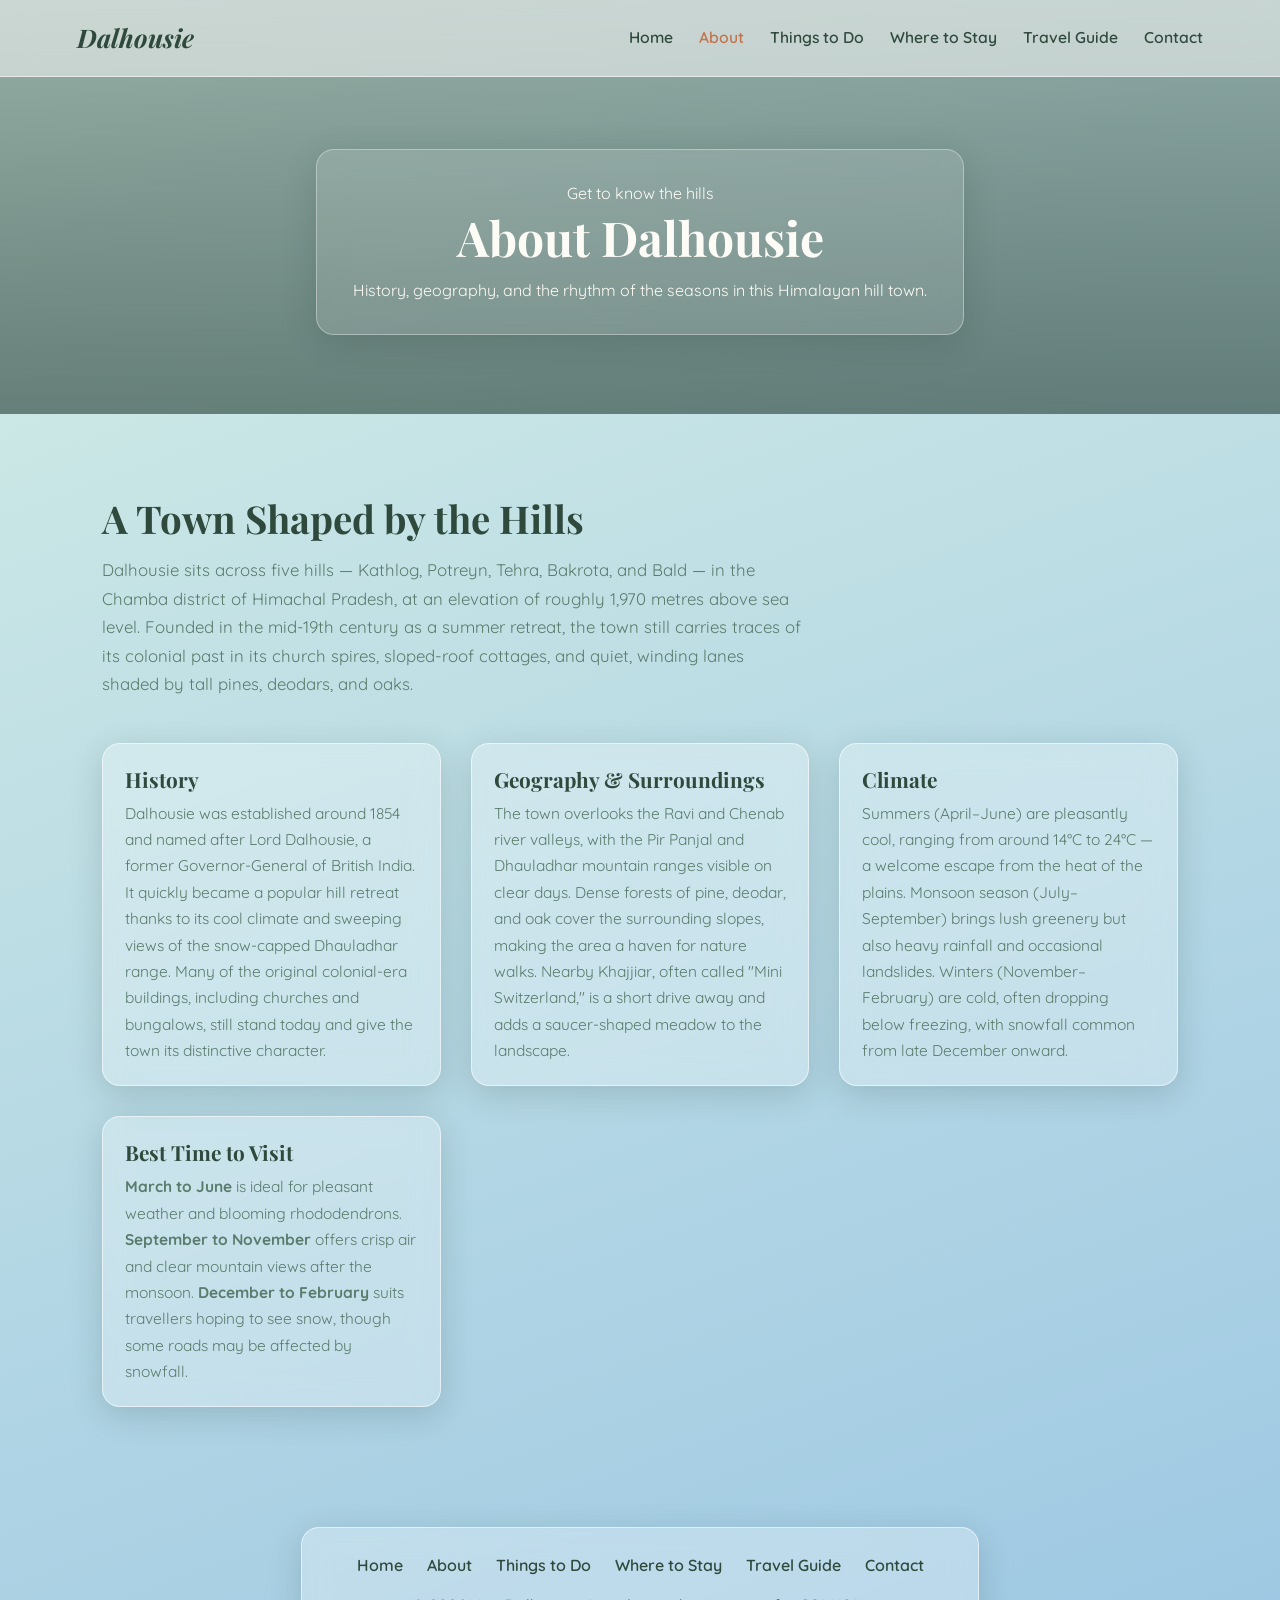
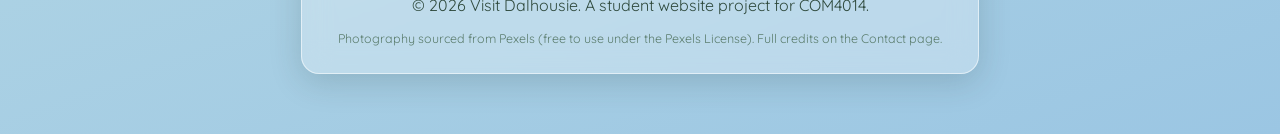
<file: about.html>
<!DOCTYPE html>
<html lang="en">
<head>
  <meta charset="UTF-8">
  <meta name="viewport" content="width=device-width, initial-scale=1.0">
  <title>Dalhousie Tourism | About</title>
  <link rel="stylesheet" href="style.css">
</head>
<body>

  <a href="#main" class="skip-link">Skip to main content</a>

  <header class="navbar">
    <a href="index.html" class="logo">Dalhousie</a>
    <nav>
      <ul class="nav-links">
        <li><a href="index.html">Home</a></li>
        <li><a href="about.html" class="active">About</a></li>
        <li><a href="things-to-do.html">Things to Do</a></li>
        <li><a href="stay.html">Where to Stay</a></li>
        <li><a href="travel.html">Travel Guide</a></li>
        <li><a href="contact.html">Contact</a></li>
      </ul>
    </nav>
  </header>

  <section class="page-header" id="main" style="background-image: url('https://images.pexels.com/photos/1098395/pexels-photo-1098395.jpeg?auto=compress&cs=tinysrgb&w=1920');">
    <div class="page-header-content glass">
      <p class="eyebrow">Get to know the hills</p>
      <h1>About Dalhousie</h1>
      <p>History, geography, and the rhythm of the seasons in this Himalayan hill town.</p>
    </div>
  </section>

  <section class="section">
    <h2>A Town Shaped by the Hills</h2>
    <p class="intro">
      Dalhousie sits across five hills — Kathlog, Potreyn, Tehra, Bakrota, and Bald — in the Chamba district
      of Himachal Pradesh, at an elevation of roughly 1,970 metres above sea level. Founded in the
      mid-19th century as a summer retreat, the town still carries traces of its colonial past in its
      church spires, sloped-roof cottages, and quiet, winding lanes shaded by tall pines, deodars, and oaks.
    </p>

    <div class="card-grid">
      <div class="card glass">
        <div class="card-body">
          <h3>History</h3>
          <p>
            Dalhousie was established around 1854 and named after Lord Dalhousie, a former Governor-General
            of British India. It quickly became a popular hill retreat thanks to its cool climate and
            sweeping views of the snow-capped Dhauladhar range. Many of the original colonial-era buildings,
            including churches and bungalows, still stand today and give the town its distinctive character.
          </p>
        </div>
      </div>

      <div class="card glass">
        <div class="card-body">
          <h3>Geography & Surroundings</h3>
          <p>
            The town overlooks the Ravi and Chenab river valleys, with the Pir Panjal and Dhauladhar mountain
            ranges visible on clear days. Dense forests of pine, deodar, and oak cover the surrounding
            slopes, making the area a haven for nature walks. Nearby Khajjiar, often called "Mini
            Switzerland," is a short drive away and adds a saucer-shaped meadow to the landscape.
          </p>
        </div>
      </div>

      <div class="card glass">
        <div class="card-body">
          <h3>Climate</h3>
          <p>
            Summers (April–June) are pleasantly cool, ranging from around 14°C to 24°C — a welcome escape
            from the heat of the plains. Monsoon season (July–September) brings lush greenery but also
            heavy rainfall and occasional landslides. Winters (November–February) are cold, often dropping
            below freezing, with snowfall common from late December onward.
          </p>
        </div>
      </div>

      <div class="card glass">
        <div class="card-body">
          <h3>Best Time to Visit</h3>
          <p>
            <strong>March to June</strong> is ideal for pleasant weather and blooming rhododendrons.
            <strong>September to November</strong> offers crisp air and clear mountain views after the
            monsoon. <strong>December to February</strong> suits travellers hoping to see snow, though
            some roads may be affected by snowfall.
          </p>
        </div>
      </div>
    </div>
  </section>

  <footer>
    <div class="glass">
      <nav>
        <a href="index.html">Home</a>
        <a href="about.html">About</a>
        <a href="things-to-do.html">Things to Do</a>
        <a href="stay.html">Where to Stay</a>
        <a href="travel.html">Travel Guide</a>
        <a href="contact.html">Contact</a>
      </nav>
      <p>&copy; 2026 Visit Dalhousie. A student website project for COM4014.</p>
      <small>Photography sourced from Pexels (free to use under the Pexels License). Full credits on the Contact page.</small>
    </div>
  </footer>

</body>
</html>
</file>
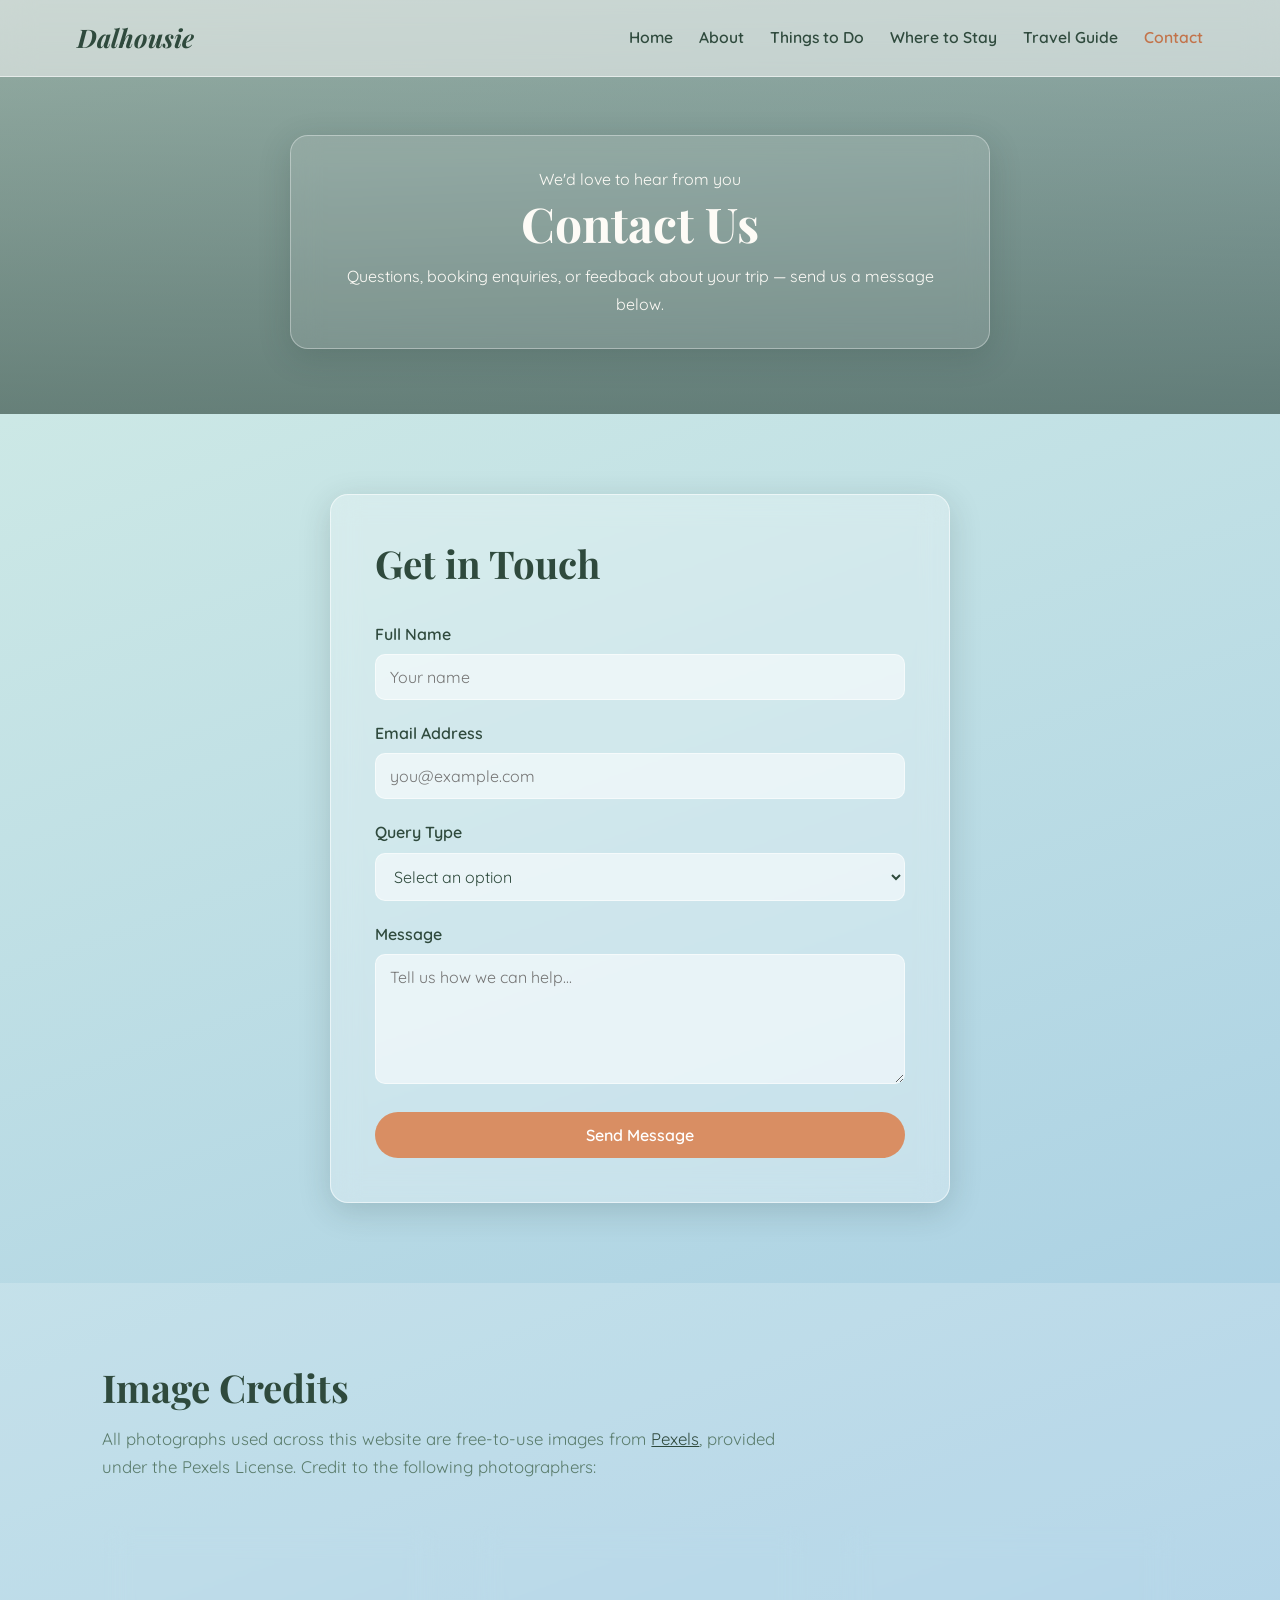
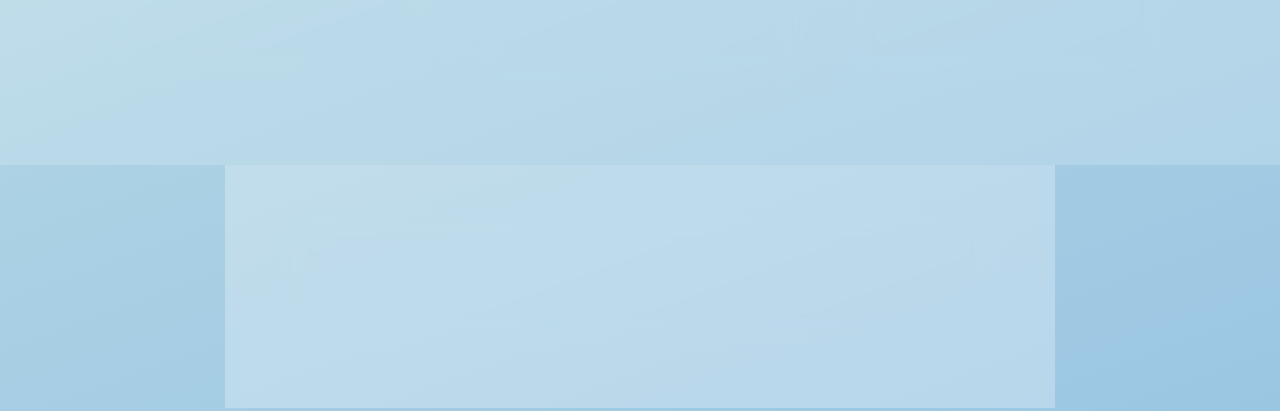
<file: contact.html>
<!DOCTYPE html>
<html lang="en">
<head>
  <meta charset="UTF-8">
  <meta name="viewport" content="width=device-width, initial-scale=1.0">
  <title>Dalhousie Tourism | Contact</title>
  <link rel="stylesheet" href="style.css">
</head>
<body>

  <a href="#main" class="skip-link">Skip to main content</a>

  <header class="navbar">
    <a href="index.html" class="logo">Dalhousie</a>
    <nav>
      <ul class="nav-links">
        <li><a href="index.html">Home</a></li>
        <li><a href="about.html">About</a></li>
        <li><a href="things-to-do.html">Things to Do</a></li>
        <li><a href="stay.html">Where to Stay</a></li>
        <li><a href="travel.html">Travel Guide</a></li>
        <li><a href="contact.html" class="active">Contact</a></li>
      </ul>
    </nav>
  </header>

  <section class="page-header" id="main" style="background-image: url('https://images.pexels.com/photos/6074744/pexels-photo-6074744.jpeg?auto=compress&cs=tinysrgb&w=1920');">
    <div class="page-header-content glass">
      <p class="eyebrow">We'd love to hear from you</p>
      <h1>Contact Us</h1>
      <p>Questions, booking enquiries, or feedback about your trip — send us a message below.</p>
    </div>
  </section>

  <section class="section contact-wrap">
    <form class="contact-form glass" action="#" method="get">
      <h2>Get in Touch</h2>

      <div>
        <label for="name">Full Name</label>
        <input type="text" id="name" name="name" placeholder="Your name" required>
      </div>

      <div>
        <label for="email">Email Address</label>
        <input type="email" id="email" name="email" placeholder="you@example.com" required>
      </div>

      <div>
        <label for="query-type">Query Type</label>
        <select id="query-type" name="query-type" required>
          <option value="" disabled selected>Select an option</option>
          <option value="general">General Enquiry</option>
          <option value="booking">Booking Assistance</option>
          <option value="feedback">Feedback</option>
          <option value="other">Other</option>
        </select>
      </div>

      <div>
        <label for="message">Message</label>
        <textarea id="message" name="message" placeholder="Tell us how we can help..." required></textarea>
      </div>

      <button type="submit" class="btn">Send Message</button>
    </form>
  </section>

  <section class="section section-alt">
    <h2>Image Credits</h2>
    <p class="intro">
      All photographs used across this website are free-to-use images from
      <a href="https://www.pexels.com/license/" target="_blank" rel="noopener">Pexels</a>,
      provided under the Pexels License. Credit to the following photographers:
    </p>
    <div class="card-grid">
      <div class="card glass">
        <div class="card-body">
          <h3>Home & Misty Views</h3>
          <p>
            Photos by Darshak Pandya, Sohailone, Yogendras31, and Iamwanderingkhan via Pexels.
          </p>
        </div>
      </div>
      <div class="card glass">
        <div class="card-body">
          <h3>About & Things to Do</h3>
          <p>
            Photos by Ashish Sharma, Lostintespace, Ishahidsultan, and Animesh Srivastava via Pexels.
          </p>
        </div>
      </div>
      <div class="card glass">
        <div class="card-body">
          <h3>Travel Guide & Contact</h3>
          <p>
            Photos by Jitendera and Anushkasharma via Pexels.
          </p>
        </div>
      </div>
    </div>
  </section>

  <footer>
    <div class="glass">
      <nav>
        <a href="index.html">Home</a>
        <a href="about.html">About</a>
        <a href="things-to-do.html">Things to Do</a>
        <a href="stay.html">Where to Stay</a>
        <a href="travel.html">Travel Guide</a>
        <a href="contact.html">Contact</a>
      </nav>
      <p>&copy; 2026 Visit Dalhousie. A student website project for COM4014.</p>
      <small>This is a coursework project created for educational purposes and is not affiliated with any official tourism board.</small>
    </div>
  </footer>

</body>
</html>
</file>
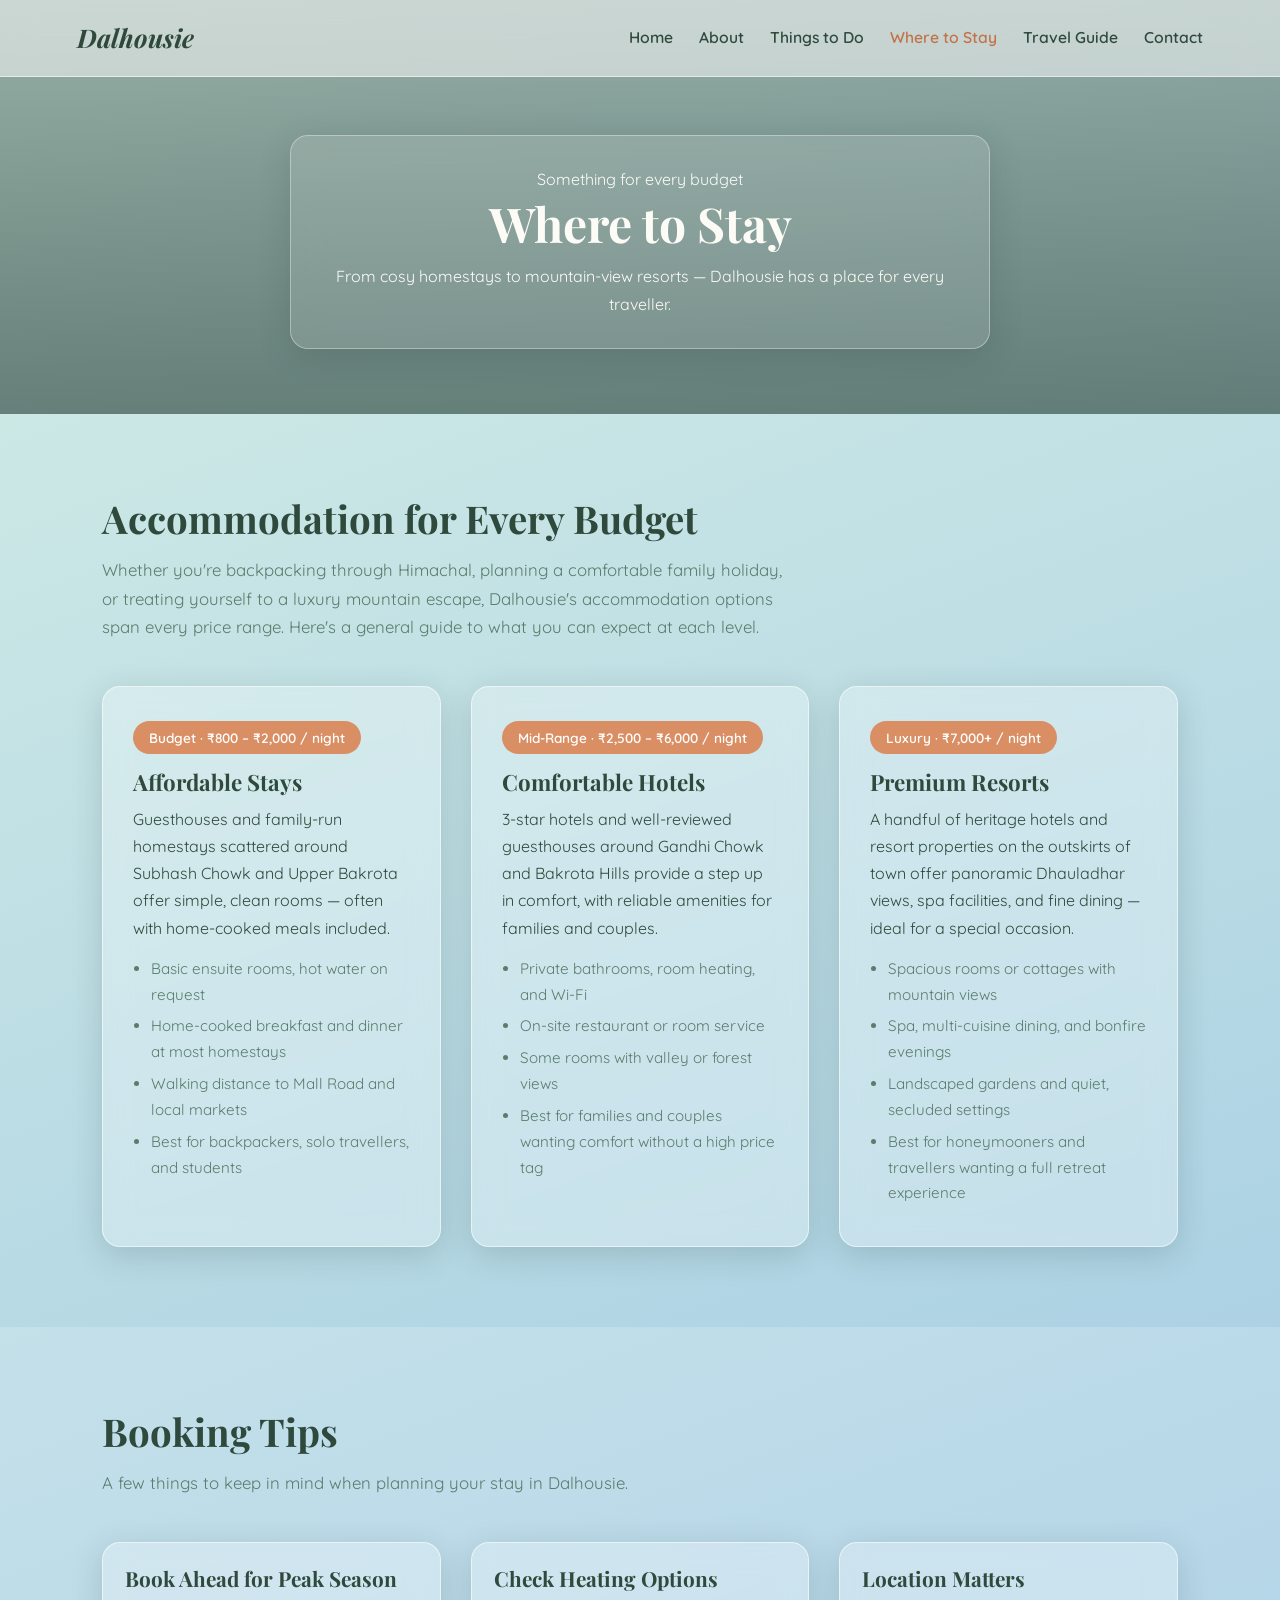
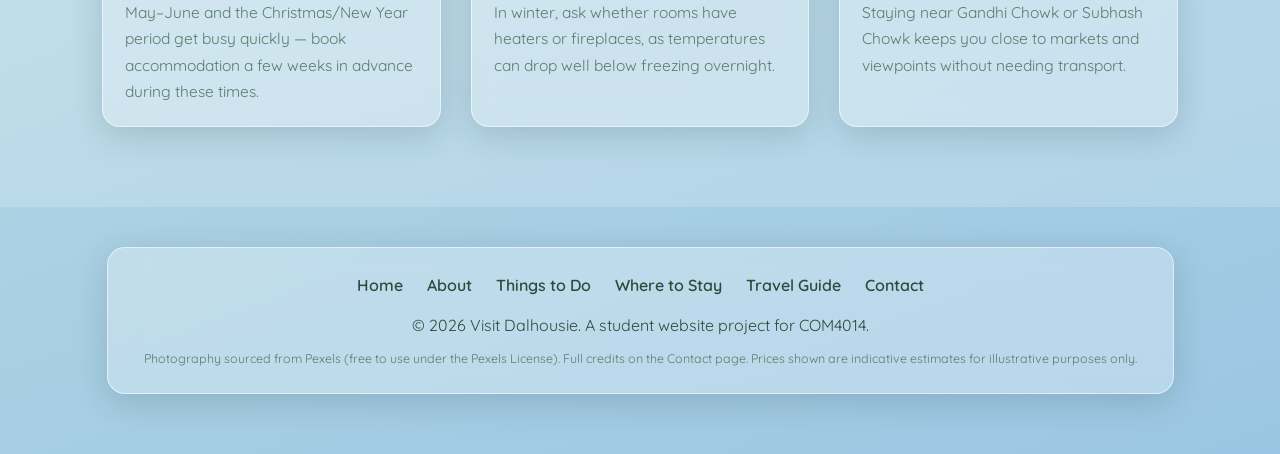
<file: stay.html>
<!DOCTYPE html>
<html lang="en">
<head>
  <meta charset="UTF-8">
  <meta name="viewport" content="width=device-width, initial-scale=1.0">
  <title>Dalhousie Tourism | Where to Stay</title>
  <link rel="stylesheet" href="style.css">
</head>
<body>

  <a href="#main" class="skip-link">Skip to main content</a>

  <header class="navbar">
    <a href="index.html" class="logo">Dalhousie</a>
    <nav>
      <ul class="nav-links">
        <li><a href="index.html">Home</a></li>
        <li><a href="about.html">About</a></li>
        <li><a href="things-to-do.html">Things to Do</a></li>
        <li><a href="stay.html" class="active">Where to Stay</a></li>
        <li><a href="travel.html">Travel Guide</a></li>
        <li><a href="contact.html">Contact</a></li>
      </ul>
    </nav>
  </header>

  <section class="page-header" id="main" style="background-image: url('https://images.pexels.com/photos/14585882/pexels-photo-14585882.jpeg?auto=compress&cs=tinysrgb&w=1920');">
    <div class="page-header-content glass">
      <p class="eyebrow">Something for every budget</p>
      <h1>Where to Stay</h1>
      <p>From cosy homestays to mountain-view resorts — Dalhousie has a place for every traveller.</p>
    </div>
  </section>

  <section class="section">
    <h2>Accommodation for Every Budget</h2>
    <p class="intro">
      Whether you're backpacking through Himachal, planning a comfortable family holiday, or treating
      yourself to a luxury mountain escape, Dalhousie's accommodation options span every price range.
      Here's a general guide to what you can expect at each level.
    </p>

    <div class="tier-grid">
      <div class="tier glass">
        <span class="price-tag">Budget · ₹800 – ₹2,000 / night</span>
        <h3>Affordable Stays</h3>
        <p>
          Guesthouses and family-run homestays scattered around Subhash Chowk and Upper Bakrota offer
          simple, clean rooms — often with home-cooked meals included.
        </p>
        <ul>
          <li>Basic ensuite rooms, hot water on request</li>
          <li>Home-cooked breakfast and dinner at most homestays</li>
          <li>Walking distance to Mall Road and local markets</li>
          <li>Best for backpackers, solo travellers, and students</li>
        </ul>
      </div>

      <div class="tier glass">
        <span class="price-tag">Mid-Range · ₹2,500 – ₹6,000 / night</span>
        <h3>Comfortable Hotels</h3>
        <p>
          3-star hotels and well-reviewed guesthouses around Gandhi Chowk and Bakrota Hills provide a
          step up in comfort, with reliable amenities for families and couples.
        </p>
        <ul>
          <li>Private bathrooms, room heating, and Wi-Fi</li>
          <li>On-site restaurant or room service</li>
          <li>Some rooms with valley or forest views</li>
          <li>Best for families and couples wanting comfort without a high price tag</li>
        </ul>
      </div>

      <div class="tier glass">
        <span class="price-tag">Luxury · ₹7,000+ / night</span>
        <h3>Premium Resorts</h3>
        <p>
          A handful of heritage hotels and resort properties on the outskirts of town offer panoramic
          Dhauladhar views, spa facilities, and fine dining — ideal for a special occasion.
        </p>
        <ul>
          <li>Spacious rooms or cottages with mountain views</li>
          <li>Spa, multi-cuisine dining, and bonfire evenings</li>
          <li>Landscaped gardens and quiet, secluded settings</li>
          <li>Best for honeymooners and travellers wanting a full retreat experience</li>
        </ul>
      </div>
    </div>
  </section>

  <section class="section section-alt">
    <h2>Booking Tips</h2>
    <p class="intro">
      A few things to keep in mind when planning your stay in Dalhousie.
    </p>
    <div class="card-grid">
      <div class="card glass">
        <div class="card-body">
          <h3>Book Ahead for Peak Season</h3>
          <p>May–June and the Christmas/New Year period get busy quickly — book accommodation a few weeks in advance during these times.</p>
        </div>
      </div>
      <div class="card glass">
        <div class="card-body">
          <h3>Check Heating Options</h3>
          <p>In winter, ask whether rooms have heaters or fireplaces, as temperatures can drop well below freezing overnight.</p>
        </div>
      </div>
      <div class="card glass">
        <div class="card-body">
          <h3>Location Matters</h3>
          <p>Staying near Gandhi Chowk or Subhash Chowk keeps you close to markets and viewpoints without needing transport.</p>
        </div>
      </div>
    </div>
  </section>

  <footer>
    <div class="glass">
      <nav>
        <a href="index.html">Home</a>
        <a href="about.html">About</a>
        <a href="things-to-do.html">Things to Do</a>
        <a href="stay.html">Where to Stay</a>
        <a href="travel.html">Travel Guide</a>
        <a href="contact.html">Contact</a>
      </nav>
      <p>&copy; 2026 Visit Dalhousie. A student website project for COM4014.</p>
      <small>Photography sourced from Pexels (free to use under the Pexels License). Full credits on the Contact page. Prices shown are indicative estimates for illustrative purposes only.</small>
    </div>
  </footer>

</body>
</html>
</file>
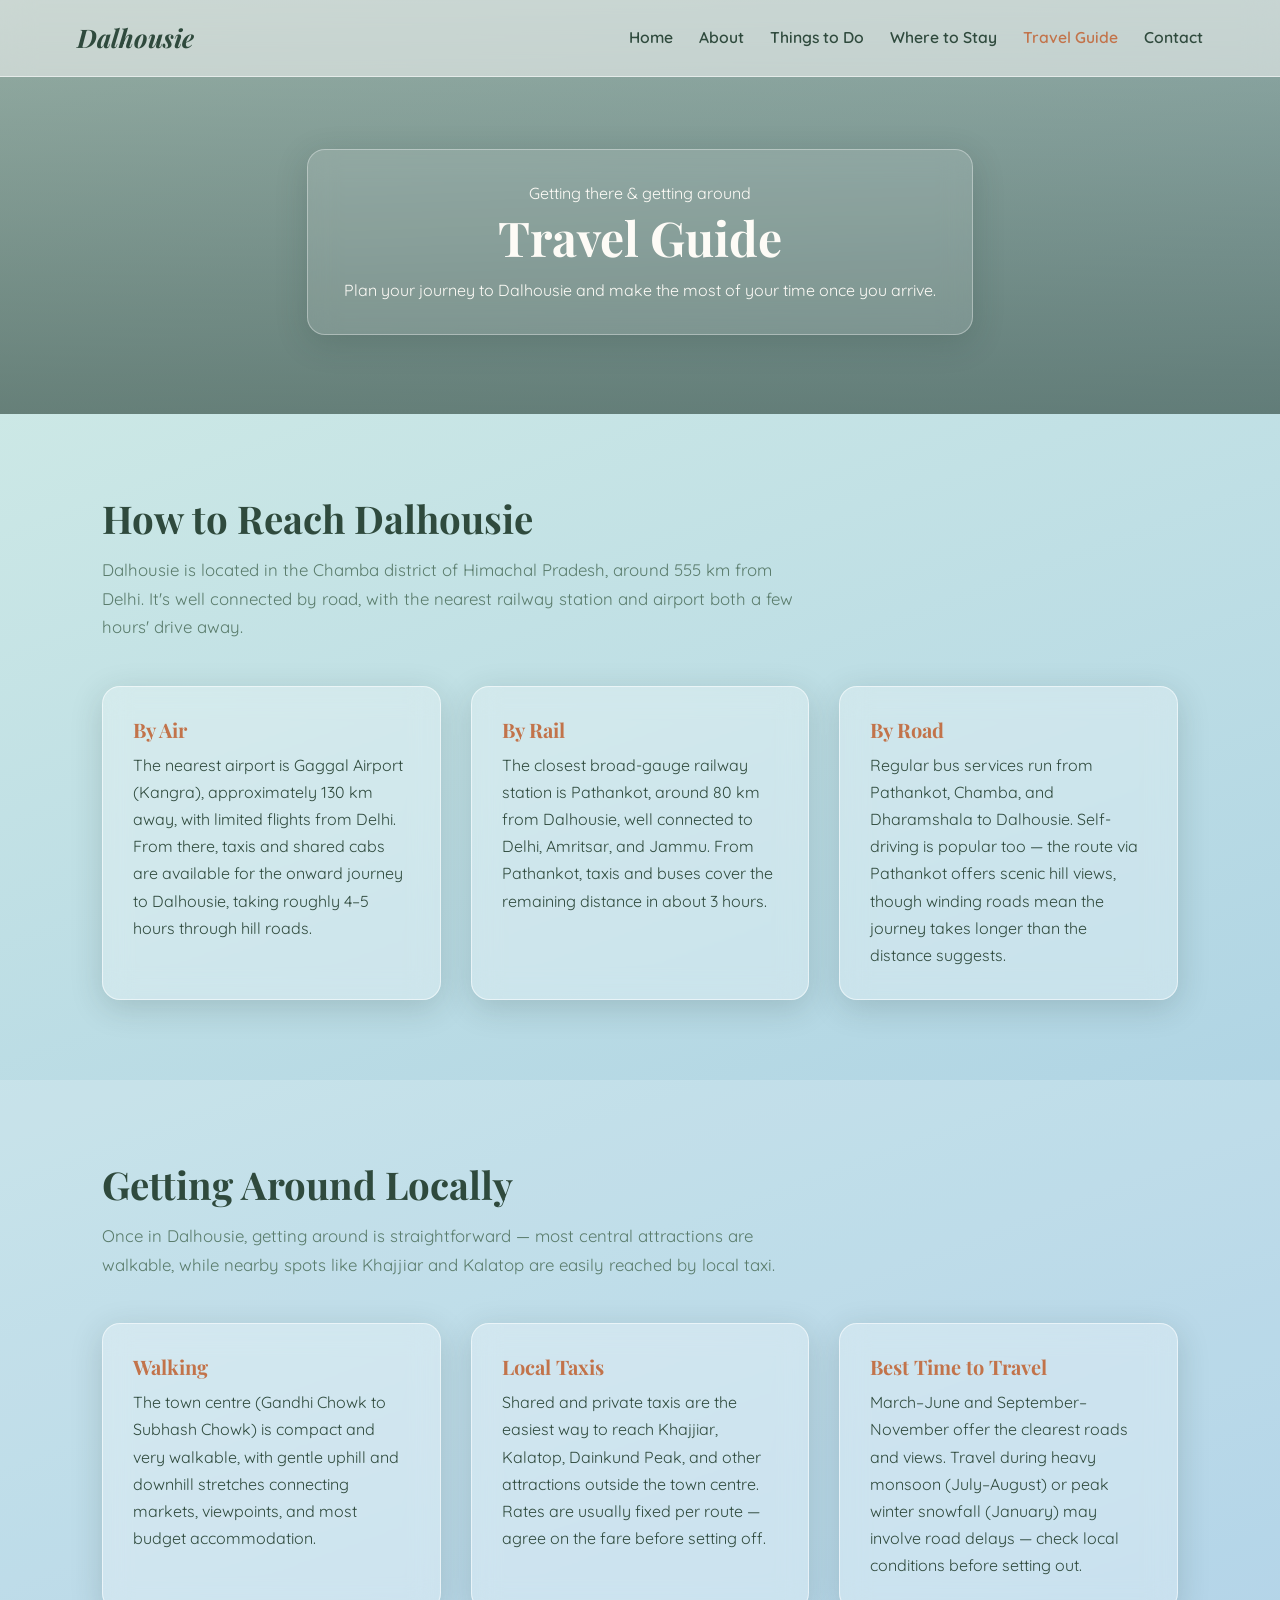
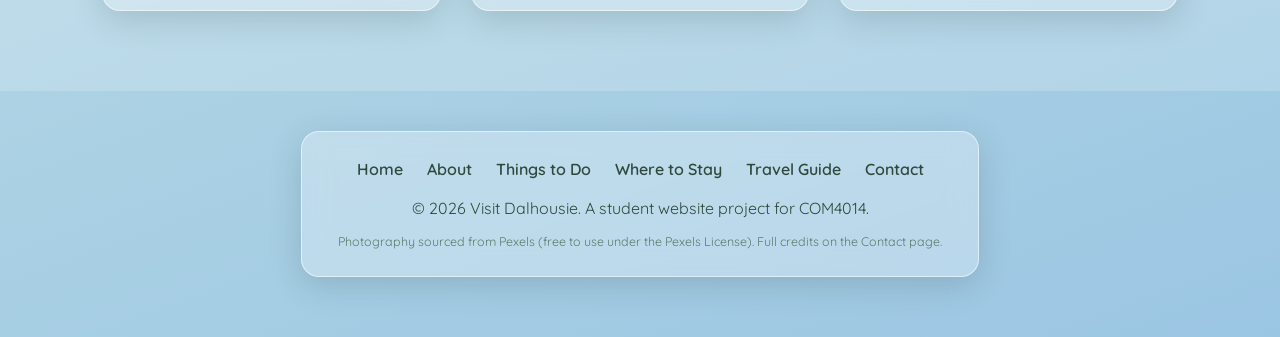
<file: travel.html>
<!DOCTYPE html>
<html lang="en">
<head>
  <meta charset="UTF-8">
  <meta name="viewport" content="width=device-width, initial-scale=1.0">
  <title>Dalhousie Tourism | Travel Guide</title>
  <link rel="stylesheet" href="style.css">
</head>
<body>

  <a href="#main" class="skip-link">Skip to main content</a>

  <header class="navbar">
    <a href="index.html" class="logo">Dalhousie</a>
    <nav>
      <ul class="nav-links">
        <li><a href="index.html">Home</a></li>
        <li><a href="about.html">About</a></li>
        <li><a href="things-to-do.html">Things to Do</a></li>
        <li><a href="stay.html">Where to Stay</a></li>
        <li><a href="travel.html" class="active">Travel Guide</a></li>
        <li><a href="contact.html">Contact</a></li>
      </ul>
    </nav>
  </header>

  <section class="page-header" id="main" style="background-image: url('https://images.pexels.com/photos/39758/pexels-photo-39758.jpeg?auto=compress&cs=tinysrgb&w=1920');">
    <div class="page-header-content glass">
      <p class="eyebrow">Getting there & getting around</p>
      <h1>Travel Guide</h1>
      <p>Plan your journey to Dalhousie and make the most of your time once you arrive.</p>
    </div>
  </section>

  <section class="section">
    <h2>How to Reach Dalhousie</h2>
    <p class="intro">
      Dalhousie is located in the Chamba district of Himachal Pradesh, around 555 km from Delhi. It's well
      connected by road, with the nearest railway station and airport both a few hours' drive away.
    </p>

    <div class="info-grid">
      <div class="info-card glass">
        <h3>By Air</h3>
        <p>
          The nearest airport is Gaggal Airport (Kangra), approximately 130 km away, with limited flights
          from Delhi. From there, taxis and shared cabs are available for the onward journey to Dalhousie,
          taking roughly 4–5 hours through hill roads.
        </p>
      </div>

      <div class="info-card glass">
        <h3>By Rail</h3>
        <p>
          The closest broad-gauge railway station is Pathankot, around 80 km from Dalhousie, well connected
          to Delhi, Amritsar, and Jammu. From Pathankot, taxis and buses cover the remaining distance in
          about 3 hours.
        </p>
      </div>

      <div class="info-card glass">
        <h3>By Road</h3>
        <p>
          Regular bus services run from Pathankot, Chamba, and Dharamshala to Dalhousie. Self-driving is
          popular too — the route via Pathankot offers scenic hill views, though winding roads mean the
          journey takes longer than the distance suggests.
        </p>
      </div>
    </div>
  </section>

  <section class="section section-alt">
    <h2>Getting Around Locally</h2>
    <p class="intro">
      Once in Dalhousie, getting around is straightforward — most central attractions are walkable, while
      nearby spots like Khajjiar and Kalatop are easily reached by local taxi.
    </p>

    <div class="info-grid">
      <div class="info-card glass">
        <h3>Walking</h3>
        <p>
          The town centre (Gandhi Chowk to Subhash Chowk) is compact and very walkable, with gentle uphill
          and downhill stretches connecting markets, viewpoints, and most budget accommodation.
        </p>
      </div>

      <div class="info-card glass">
        <h3>Local Taxis</h3>
        <p>
          Shared and private taxis are the easiest way to reach Khajjiar, Kalatop, Dainkund Peak, and other
          attractions outside the town centre. Rates are usually fixed per route — agree on the fare before
          setting off.
        </p>
      </div>

      <div class="info-card glass">
        <h3>Best Time to Travel</h3>
        <p>
          March–June and September–November offer the clearest roads and views. Travel during heavy
          monsoon (July–August) or peak winter snowfall (January) may involve road delays — check local
          conditions before setting out.
        </p>
      </div>
    </div>
  </section>

  <footer>
    <div class="glass">
      <nav>
        <a href="index.html">Home</a>
        <a href="about.html">About</a>
        <a href="things-to-do.html">Things to Do</a>
        <a href="stay.html">Where to Stay</a>
        <a href="travel.html">Travel Guide</a>
        <a href="contact.html">Contact</a>
      </nav>
      <p>&copy; 2026 Visit Dalhousie. A student website project for COM4014.</p>
      <small>Photography sourced from Pexels (free to use under the Pexels License). Full credits on the Contact page.</small>
    </div>
  </footer>

</body>
</html>
</file>
<file: style.css>
/* =========================================================
   Dalhousie Tourism Website — Shared Stylesheet
   Glassmorphism theme — misty pines & colonial charm
   ========================================================= */

@import url('https://fonts.googleapis.com/css2?family=Playfair+Display:ital,wght@0,500;0,700;1,500;1,700&family=Quicksand:wght@400;500;600;700&display=swap');

:root {
  --pine: #2f4a3d;
  --pine-light: #5a7c6c;
  --cream: #fdfbf6;
  --terracotta: #d98e63;
  --terracotta-dark: #c2734a;
  --sky-start: #d6efe6;
  --sky-end: #9bc6e3;

  --glass: rgba(255, 255, 255, 0.28);
  --glass-strong: rgba(255, 255, 255, 0.5);
  --glass-border: rgba(255, 255, 255, 0.55);
  --shadow: 0 8px 32px rgba(36, 58, 49, 0.18);
  --radius: 18px;
}

* {
  margin: 0;
  padding: 0;
  box-sizing: border-box;
}

html {
  scroll-behavior: smooth;
}

body {
  font-family: 'Quicksand', sans-serif;
  color: var(--pine);
  background: linear-gradient(160deg, var(--sky-start) 0%, var(--sky-end) 100%);
  line-height: 1.7;
  min-height: 100vh;
}

h1, h2, h3 {
  font-family: 'Playfair Display', serif;
  font-weight: 700;
  line-height: 1.25;
}

a {
  color: var(--pine);
}

img {
  max-width: 100%;
  display: block;
}

/* ---------- Reusable glass panel ---------- */
.glass {
  background: var(--glass);
  border: 1px solid var(--glass-border);
  border-radius: var(--radius);
  backdrop-filter: blur(14px);
  -webkit-backdrop-filter: blur(14px);
  box-shadow: var(--shadow);
}

/* ---------- Accessibility: skip link & focus states ---------- */
.skip-link {
  position: absolute;
  left: -999px;
  top: auto;
  background: var(--cream);
  color: var(--pine);
  padding: 10px 18px;
  border-radius: 8px;
  font-weight: 700;
  z-index: 200;
  text-decoration: none;
}

.skip-link:focus {
  left: 12px;
  top: 12px;
}

a:focus-visible,
.btn:focus-visible,
button:focus-visible,
input:focus-visible,
select:focus-visible,
textarea:focus-visible {
  outline: 3px solid var(--terracotta-dark);
  outline-offset: 2px;
}

/* ---------- Navbar ---------- */
.navbar {
  position: fixed;
  top: 0;
  left: 0;
  right: 0;
  z-index: 100;
  display: flex;
  justify-content: space-between;
  align-items: center;
  flex-wrap: wrap;
  gap: 12px;
  padding: 16px 6vw;
  background: var(--glass-strong);
  backdrop-filter: blur(16px);
  -webkit-backdrop-filter: blur(16px);
  border-bottom: 1px solid var(--glass-border);
}

.navbar .logo {
  font-family: 'Playfair Display', serif;
  font-style: italic;
  font-size: 1.6rem;
  font-weight: 700;
  color: var(--pine);
  text-decoration: none;
}

.nav-links {
  display: flex;
  gap: 26px;
  list-style: none;
  flex-wrap: wrap;
}

.nav-links a {
  text-decoration: none;
  font-weight: 600;
  font-size: 0.98rem;
  color: var(--pine);
  transition: color 0.2s ease;
}

.nav-links a:hover,
.nav-links a.active {
  color: var(--terracotta-dark);
}

/* ---------- Page hero (with background photo) ---------- */
.hero {
  min-height: 100vh;
  display: flex;
  align-items: center;
  justify-content: center;
  text-align: center;
  position: relative;
  padding: 120px 20px 60px;
  background-size: cover;
  background-position: center;
}

.hero::before {
  content: '';
  position: absolute;
  inset: 0;
  background: linear-gradient(180deg, rgba(34, 58, 48, 0.35), rgba(34, 58, 48, 0.65));
}

.hero-content {
  position: relative;
  z-index: 2;
  max-width: 640px;
  padding: 44px 40px;
  color: var(--cream);
  background: rgba(255, 255, 255, 0.12);
  border: 1px solid rgba(255, 255, 255, 0.35);
}

.hero-content .eyebrow {
  text-transform: uppercase;
  letter-spacing: 0.18em;
  font-size: 0.8rem;
  font-weight: 600;
  color: var(--cream);
  opacity: 0.85;
  margin-bottom: 10px;
}

.hero-content h1 {
  font-size: clamp(2.2rem, 5vw, 3.4rem);
  margin-bottom: 16px;
}

.hero-content p {
  font-size: 1.1rem;
  margin-bottom: 26px;
  opacity: 0.95;
}

/* Smaller header band for inner pages */
.page-header {
  min-height: 46vh;
  display: flex;
  align-items: center;
  justify-content: center;
  text-align: center;
  position: relative;
  padding: 120px 20px 50px;
  background-size: cover;
  background-position: center;
}

.page-header::before {
  content: '';
  position: absolute;
  inset: 0;
  background: linear-gradient(180deg, rgba(34, 58, 48, 0.35), rgba(34, 58, 48, 0.6));
}

.page-header-content {
  position: relative;
  z-index: 2;
  color: var(--cream);
  max-width: 700px;
  padding: 30px 36px;
  background: rgba(255, 255, 255, 0.12);
  border: 1px solid rgba(255, 255, 255, 0.35);
}

.page-header-content h1 {
  font-size: clamp(2rem, 4.5vw, 3rem);
  margin-bottom: 10px;
}

/* ---------- Buttons ---------- */
.btn {
  display: inline-block;
  padding: 13px 30px;
  border-radius: 50px;
  background: var(--terracotta);
  color: #fff;
  text-decoration: none;
  font-weight: 600;
  font-family: 'Quicksand', sans-serif;
  font-size: 1rem;
  border: none;
  cursor: pointer;
  transition: transform 0.2s ease, box-shadow 0.2s ease, background 0.2s ease;
}

.btn:hover {
  transform: translateY(-3px);
  box-shadow: 0 10px 22px rgba(217, 142, 99, 0.4);
  background: var(--terracotta-dark);
}

/* ---------- Page sections ---------- */
.section {
  padding: 80px 8vw;
}

.section h2 {
  font-size: clamp(1.8rem, 3.5vw, 2.4rem);
  margin-bottom: 14px;
}

.section .intro {
  max-width: 700px;
  margin-bottom: 44px;
  color: var(--pine-light);
  font-size: 1.05rem;
}

.section-alt {
  background: rgba(255, 255, 255, 0.18);
}

/* ---------- Card grid ---------- */
.card-grid {
  display: grid;
  grid-template-columns: repeat(auto-fit, minmax(280px, 1fr));
  gap: 30px;
}

.card {
  overflow: hidden;
  display: flex;
  flex-direction: column;
  transition: transform 0.25s ease, box-shadow 0.25s ease;
}

.card:hover {
  transform: translateY(-6px);
}

.card img {
  width: 100%;
  height: 200px;
  object-fit: cover;
}

.card-body {
  padding: 22px;
}

.card-body h3 {
  font-size: 1.3rem;
  margin-bottom: 8px;
}

.card-body p {
  color: var(--pine-light);
  font-size: 0.97rem;
}

/* ---------- Accommodation tiers ---------- */
.tier-grid {
  display: grid;
  grid-template-columns: repeat(auto-fit, minmax(280px, 1fr));
  gap: 30px;
}

.tier {
  padding: 34px 30px;
}

.tier .price-tag {
  display: inline-block;
  background: var(--terracotta);
  color: #fff;
  padding: 5px 16px;
  border-radius: 50px;
  font-weight: 600;
  font-size: 0.85rem;
  margin-bottom: 14px;
}

.tier h3 {
  font-size: 1.4rem;
  margin-bottom: 10px;
}

.tier ul {
  margin: 14px 0 0 18px;
  color: var(--pine-light);
  font-size: 0.95rem;
}

.tier li {
  margin-bottom: 6px;
}

/* ---------- Info list (Travel Guide) ---------- */
.info-grid {
  display: grid;
  grid-template-columns: repeat(auto-fit, minmax(260px, 1fr));
  gap: 30px;
}

.info-card {
  padding: 30px;
}

.info-card h3 {
  font-size: 1.25rem;
  margin-bottom: 10px;
  color: var(--terracotta-dark);
}

/* ---------- Contact form ---------- */
.contact-wrap {
  display: flex;
  justify-content: center;
}

.contact-form {
  max-width: 620px;
  width: 100%;
  padding: 44px;
  display: flex;
  flex-direction: column;
  gap: 20px;
}

.contact-form label {
  font-weight: 600;
  margin-bottom: 6px;
  display: block;
}

.contact-form input,
.contact-form select,
.contact-form textarea {
  width: 100%;
  padding: 12px 14px;
  border-radius: 10px;
  border: 1px solid var(--glass-border);
  background: rgba(255, 255, 255, 0.55);
  font-family: 'Quicksand', sans-serif;
  font-size: 1rem;
  color: var(--pine);
}

.contact-form textarea {
  resize: vertical;
  min-height: 130px;
}

.contact-form input:focus,
.contact-form select:focus,
.contact-form textarea:focus {
  outline: 2px solid var(--terracotta);
  outline-offset: 1px;
}

/* ---------- Footer ---------- */
footer {
  text-align: center;
  padding: 40px 20px 60px;
}

footer .glass {
  display: inline-block;
  padding: 24px 36px;
  max-width: 92%;
}

footer nav {
  margin-bottom: 12px;
}

footer nav a {
  margin: 0 10px;
  font-weight: 600;
  text-decoration: none;
}

footer nav a:hover {
  color: var(--terracotta-dark);
}

footer small {
  display: block;
  margin-top: 10px;
  color: var(--pine-light);
  font-size: 0.78rem;
  line-height: 1.6;
}

/* ---------- Responsive ---------- */
@media (max-width: 768px) {
  .navbar {
    justify-content: center;
    text-align: center;
  }

  .nav-links {
    justify-content: center;
  }

  .section {
    padding: 60px 6vw;
  }

  .hero-content,
  .page-header-content {
    padding: 28px 24px;
  }
}
</file>
